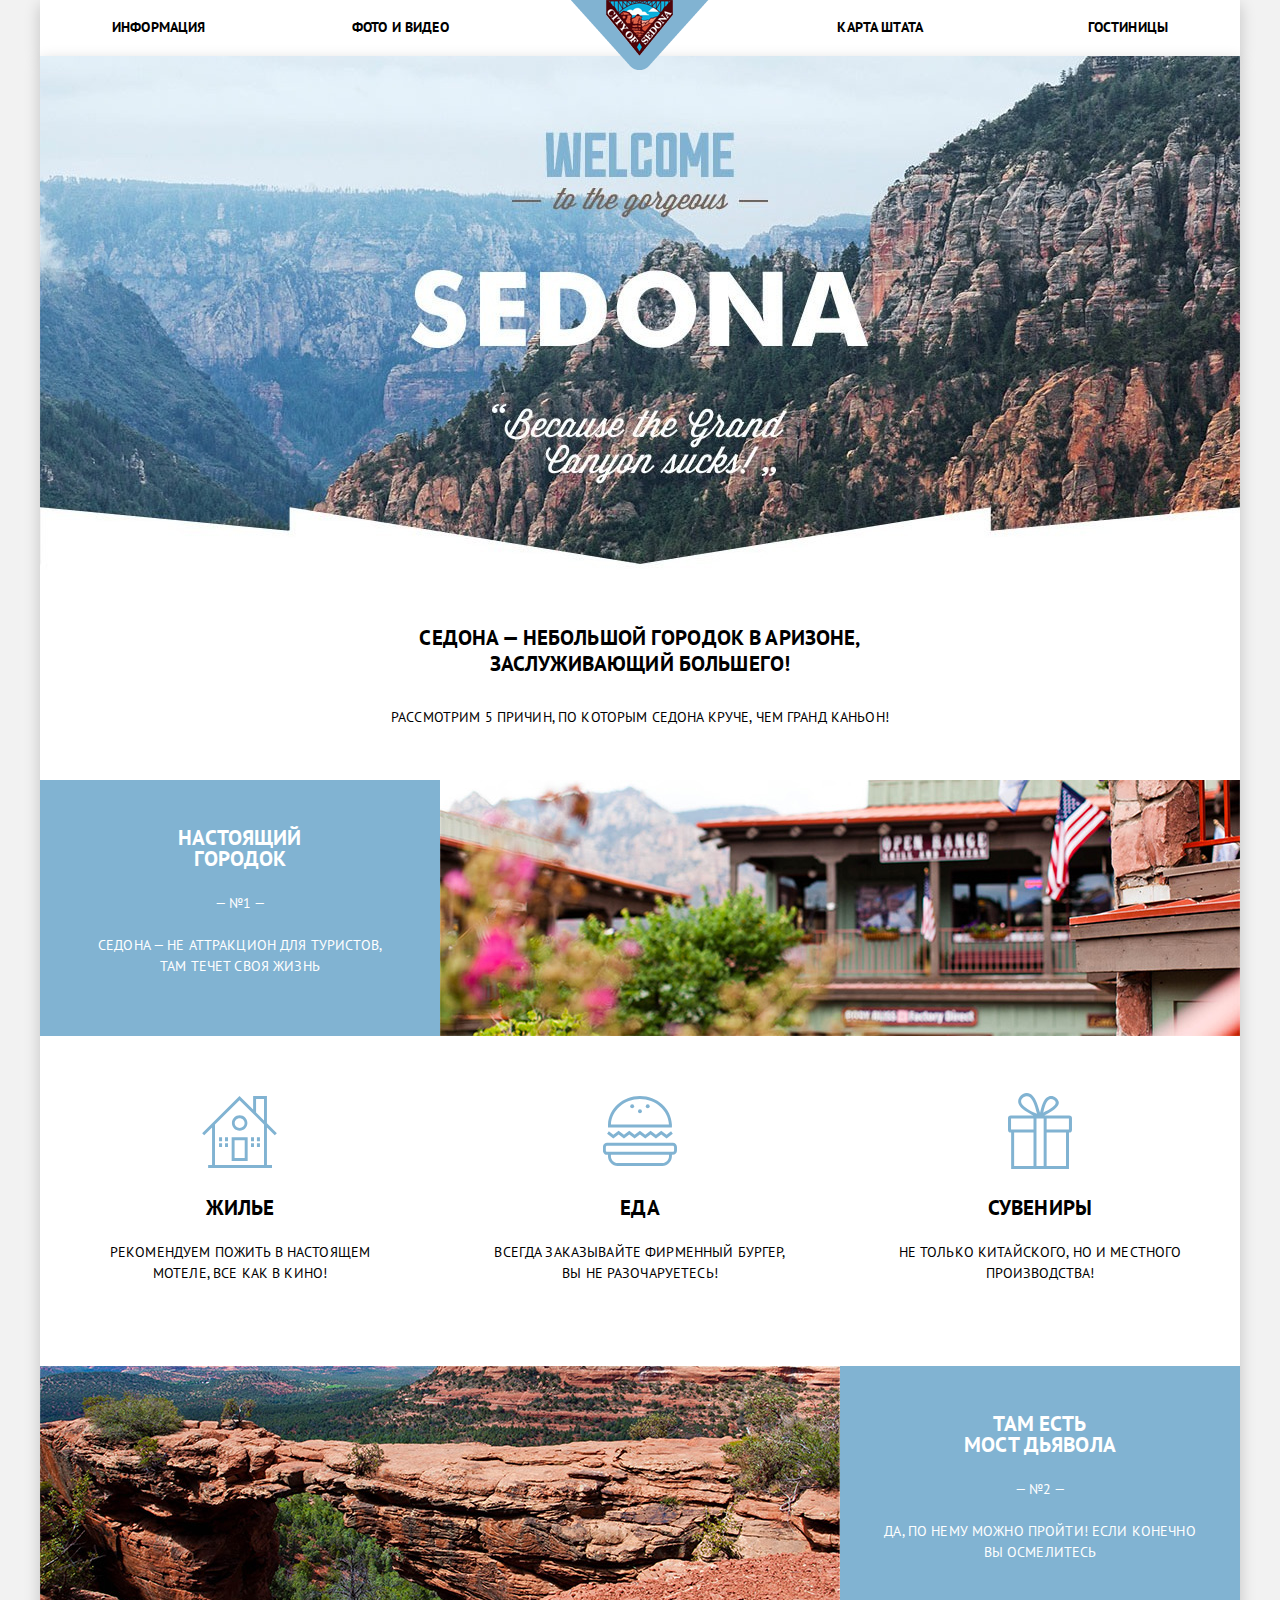
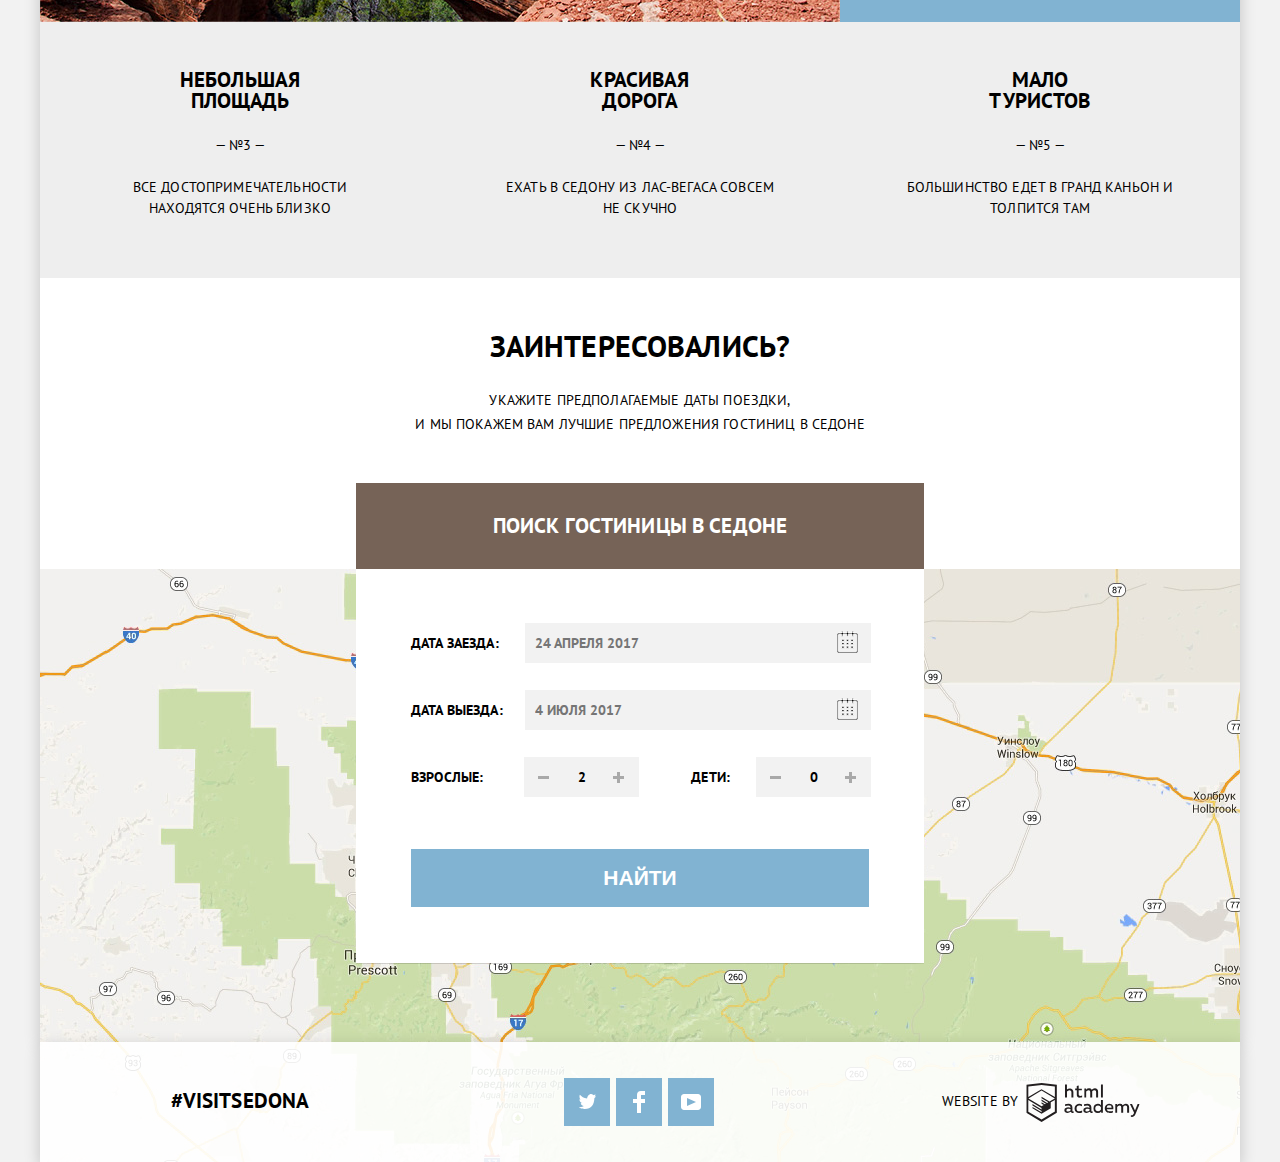
<file: index.html>
<!DOCTYPE html>
<html lang="ru">
  <head>
    <meta charset="utf-8">
    <title>Седона</title>
    <link href="https://fonts.googleapis.com/css?family=PT+Sans:400,700&amp;subset=latin,cyrillic" rel="stylesheet" type="text/css">
    <link href="css/normalize.min.css" rel="stylesheet">
    <link href="css/style.min.css" rel="stylesheet">
  </head>
  <body>
    <header class="container">
      <nav class="main-navigation">
        <ul class="site-navigation">
          <li><a href="info.html">Информация</a></li>
          <li><a href="gallery.html">Фото и видео</a></li>
          <li><a href="map.html">Карта штата</a></li>
          <li><a href="hotels.html">Гостиницы</a></li>
        </ul>
        <div class="header-logo">
          <a href="index.html" class="main-header-logo">
            <img src="img/main-logo.png" width="138" height="70" alt="Логотип Седоны">
          </a>
        </div>
      </nav>
    </header>
    <main class="container">
      <div class="main-image">
        <img src="img/intro.jpg" alt="Виды Седоны" width="1200" height="625">
      </div>
      <section class="main-title">
        <h2 class="main-title-caption">Седона &mdash; небольшой городок в Аризоне, заслуживающий большего!</h2>
        <p class="main-title-text">Рассмотрим 5 причин, по которым Седона круче, чем Гранд Каньон!</p>
      </section>
      <section class="features">
        <div class="feature-container">
          <div class="feature-item blue-back">
            <h2 class="feature-header">Настоящий городок</h2>
            <div class="feature-number">&mdash; №1 &mdash;</div>
            <p class="feature-text">Седона &mdash; не аттракцион для туристов, там течет своя жизнь</p>
          </div>
          <div class="feature-image feature-right-image">
            <img src="img/feature-1.jpg" alt="Настоящий городок" width="800" height="256">
          </div>
        </div>
        <section class="advice-section">
          <h2 class="visually-hidden">О Седоне</h2>
          <ul class="advice-list">
            <li class="advice-item">
              <h3 class="advice advice-house">Жилье</h3>
              <p class="advice-text">Рекомендуем пожить в настоящем мотеле, все как в кино!</p>
            </li>
            <li class="advice-item">
              <h3 class="advice advice-food">Еда</h3>
              <p class="advice-text">Всегда заказывайте фирменный бургер, Вы не разочаруетесь!</p>
            </li>
            <li class="advice-item">
              <h3 class="advice advice-souvenirs">Сувениры</h3>
              <p class="advice-text">Не только китайского, но и местного производства!</p>
            </li>
          </ul>
        </section>
        <div class="feature-container">
          <div class="feature-image feature-left-image">
            <img src="img/feature-2.jpg" alt="Мост Дьявола" width="800" height="256">
          </div>
          <div class="feature-item blue-back">
            <h2 class="feature-header">Там есть<br>Мост Дьявола</h2>
            <div class="feature-number">&mdash; №2 &mdash;</div>
            <p class="feature-text">Да, по нему можно пройти! Если конечно Вы осмелитесь</p>
          </div>
        </div>
        <div class="feature-container">
          <div class="feature-item gray-back">
            <h2 class="feature-header">Небольшая площадь</h2>
            <div class="feature-number">&mdash; №3 &mdash;</div>
            <p class="feature-text">Все достопримечательности находятся очень близко</p>
          </div>
          <div class="feature-item gray-back">
            <h2 class="feature-header">Красивая дорога</h2>
            <div class="feature-number">&mdash; №4 &mdash;</div>
            <p class="feature-text">Ехать в Седону из Лас-Вегаса совсем не скучно</p>
          </div>
          <div class="feature-item gray-back">
            <h2 class="feature-header">Мало туристов</h2>
            <div class="feature-number">&mdash; №5 &mdash;</div>
            <p class="feature-text">Большинство едет в Гранд Каньон и толпится там</p>
          </div>
        </div>
      </section>
      <section class="appointment">
        <h2 class="appointment-title">Заинтересовались?</h2>
        <p class="appointment-info">Укажите предполагаемые даты поездки,<br>и мы покажем Вам лучшие предложения гостиниц в Седоне</p>
        <a class="search-open-button" href="#">Поиск гостиницы в Седоне</a>
      </section>
      <section class="search-form-container">
        <h2 class="visually-hidden">Поиск гостиницы в Седоне</h2>
        <div class="search-form-wrapper-for-animation">
          <form class="search-form" action="https://echo.htmlacademy.ru" method="post" enctype="multipart/form-data">
            <div class="search-line">
              <label class="search-label" for="check-in">Дата заезда:</label>
              <div class="calendar-input">
                <input class="search-field search-field-date" type="text" id="check-in" placeholder="24 АПРЕЛЯ 2017">
                <button type="button" class="calendar">Календарь для даты заезда</button>
              </div>
            </div>
            <div class="search-line">
              <label class="search-label" for="check-out">Дата выезда:</label>
              <div class="calendar-input">
                <input class="search-field search-field-date" type="text" id="check-out" placeholder="4 ИЮЛЯ 2017">
                <button type="button" class="calendar">Календарь для даты выезда</button>
              </div>
            </div>
            <div class="search-line">
              <div class="search-column">
                <label class="search-label" for="adults">Взрослые:</label>
                <div class="adults-input-container">
                  <button type="button" class="minus-button minus-adults">Убрать одного взрослого</button>
                  <input class="search-field search-field-number" type="text" id="adults" placeholder="2" value="2">
                  <button type="button" class="plus-button plus-adults">Добавить одного взрослого</button>
                </div>
              </div>
              <div class="search-column">
                <label class="search-label" for="children">Дети:</label>
                <div class="children-input-container">
                  <button type="button" class="minus-button minus-children">Убрать одного ребенка</button>
                  <input class="search-field search-field-number" type="text" id="children" placeholder="0" value="0">
                  <button type="button" class="plus-button plus-children">Добавить одного ребенка</button>
                </div>
              </div>
            </div>
            <button class="find-button" type="submit">Найти</button>
          </form>
        </div>
      </section>
      <section class="map">
        <h2 class="visually-hidden">Карта Седоны</h2>
        <iframe src="https://www.google.com/maps/embed?pb=!1m14!1m8!1m3!1d209850.49644223417!2d-111.8964495!3d34.7325619!3m2!1i1024!2i768!4f13.1!3m3!1m2!1s0x872da132f942b00d%3A0x5548c523fa6c8efd!2z0KHQtdC00L7QvdCwLCDQkNGA0LjQt9C-0L3QsCA4NjMzNg!5e0!3m2!1sru!2s!4v1504952038159" width="1200" height="473" allowfullscreen></iframe>
        <p class="map-static map-cropper"><img src="img/map.jpg" alt="Карта Седоны" width="1200" height="593"></p>
      </section>
    </main>
    <footer class="footer container">
      <div class="footer-contacts">
        <a class="invitation" href="#">#VisitSedona</a>
      </div>
      <div class="footer-social">
        <ul>
          <li>
            <a class="social-button" href="#">
              <span class="visually-hidden">Твиттер</span>
              <svg xmlns="http://www.w3.org/2000/svg" xmlns:xlink="http://www.w3.org/1999/xlink" width="17" height="15" viewBox="0 0 17 15">
                <path fill="#FFF" d="M10.95.144c1.685-.496 2.984.27 3.577 1.179.673-.231 1.331-.481 2.011-.708a2.345 2.345 0 0 1-.857 1.768c.685.17 1.304-.491 1.304-.491-.169 1-1.006 1.788-1.563 2.024-.231 6.75-3.175 11.217-10.077 11.082h-.446c-.41 0-4.164-.46-4.898-1.887 2.271.196 3.893-.422 4.693-1.177-.96-.3-2.679-.477-2.979-2.95.349.106.564.228 1.19.119C1.705 8.247.374 7.53.448 5.33c.285.328 1.067.536 1.34.472C1.085 5.561-.182 2.442.894.85c1.818 1.854 3.735 3.606 7.152 3.773C8.254 2.33 9.183.793 10.95.144z"></path>
              </svg>
            </a>
          </li>
          <li>
            <a class="social-button" href="#">
              <span class="visually-hidden">Фейсбук</span>
              <svg xmlns="http://www.w3.org/2000/svg" width="12" height="22" viewBox="0 0 12 22">
                <path fill="#FFF" d="M12 4V0H8a4 4 0 0 0-4 4v4H0v4h4v10h4V12h4V8H8V4h4z"></path>
              </svg>
            </a>
          </li>
          <li>
            <a class="social-button" href="#">
              <span class="visually-hidden">Ютьюб</span>
              <svg xmlns="http://www.w3.org/2000/svg" xmlns:xlink="http://www.w3.org/1999/xlink" width="20" height="16" viewBox="0 0 20 16">
                <path fill="#FFF" d="M17 0H3C1.35 0 0 1.35 0 3v10c0 1.65 1.35 3 3 3h14c1.65 0 3-1.35 3-3V3c0-1.65-1.35-3-3-3zM6.027 11.998V4.002L15.014 8l-8.987 3.998z"></path>
              </svg>
            </a>
          </li>
        </ul>
      </div>
      <div class="footer-copyright">
        <div class="footer-copyright-inner">
          <span>Website by</span>
          <a href="https://htmlacademy.ru/intensive/htmlcss"></a>
        </div>
      </div>
    </footer>
    <script type="text/javascript" src="js/search-form.min.js"></script>
  </body>
</html>
</file>
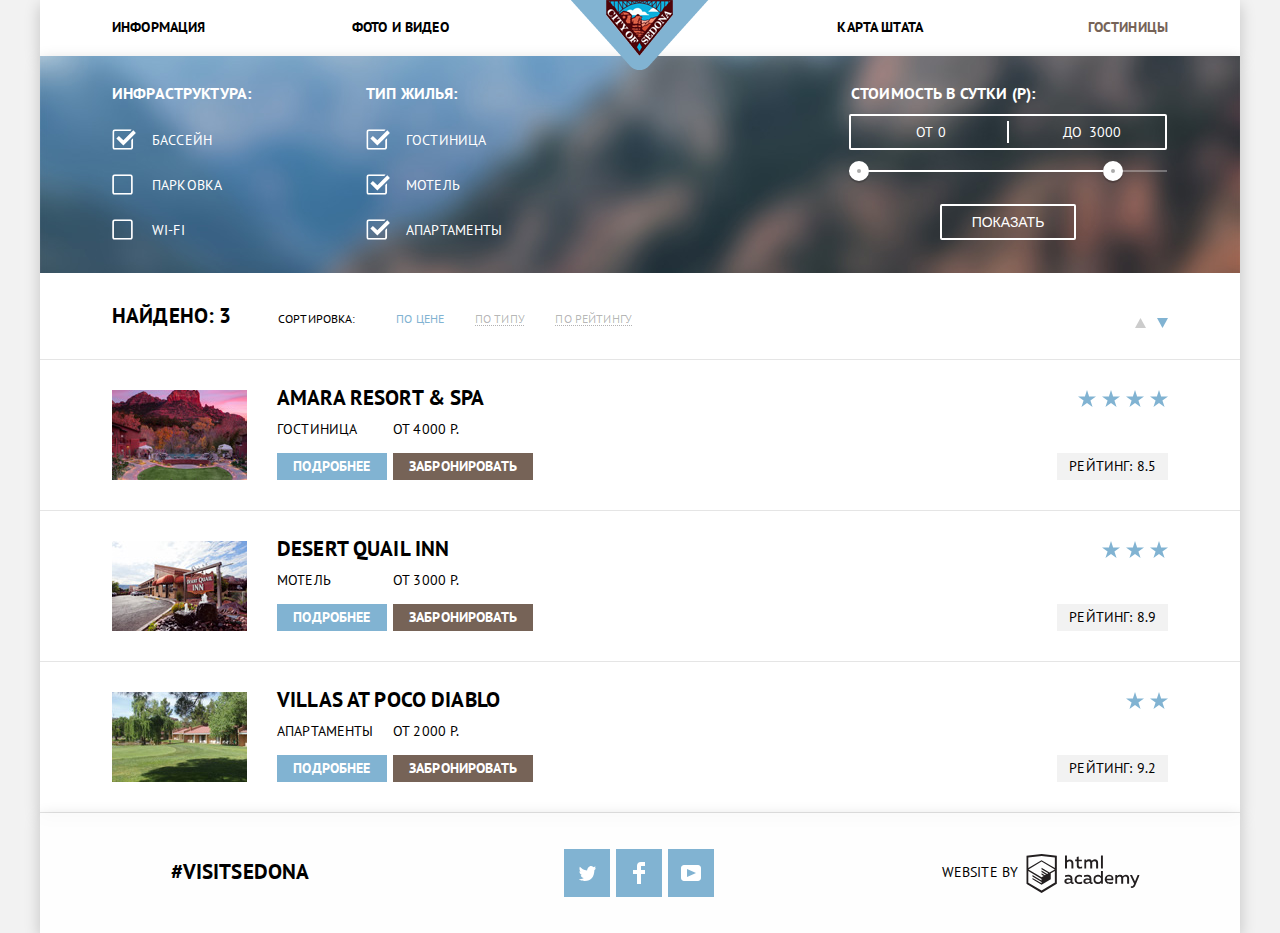
<file: hotels.html>
<!DOCTYPE html>
<html lang="ru">
  <head>
    <meta charset="utf-8">
    <title>Седона</title>
    <link href="https://fonts.googleapis.com/css?family=PT+Sans:400,700&amp;subset=latin,cyrillic" rel="stylesheet" type="text/css">
    <link href="css/normalize.min.css" rel="stylesheet">
    <link href="css/style.min.css" rel="stylesheet">
  </head>
  <body class="inner-page">
    <header class="container">
      <nav class="main-navigation">
        <ul class="site-navigation">
          <li><a href="info.html">Информация</a></li>
          <li><a href="gallery.html">Фото и видео</a></li>
          <li><a href="map.html">Карта штата</a></li>
          <li class="site-navigation-current"><a href="hotels.html">Гостиницы</a></li>
        </ul>
        <div class="header-logo">
          <a href="./index.html" class="main-header-logo">
            <img src="img/main-logo.png" width="138" height="70" alt="Логотип Седоны">
          </a>
        </div>
      </nav>
    </header>
    <main class="container">
      <section class="filters">
        <h2 class="visually-hidden">Фильтр поиска</h2>
        <form class="filter-form" method="get" action="https://echo.htmlacademy.ru">
          <fieldset class="filter">
            <legend>Инфраструктура:</legend>
            <ul>
              <li class="filter-option">
                <input class="visually-hidden filter-input filter-input-checkbox" type="checkbox" name="pool" id="filter-pool" checked>
                <label for="filter-pool">Бассейн</label>
              </li>
              <li class="filter-option">
                <input class="visually-hidden filter-input filter-input-checkbox" type="checkbox" name="parking" id="filter-parking">
                <label for="filter-parking">Парковка</label>
              </li>
              <li class="filter-option">
                <input class="visually-hidden filter-input filter-input-checkbox" type="checkbox" name="wifi" id="filter-wifi">
                <label for="filter-wifi">Wi-Fi</label>
              </li>
            </ul>
          </fieldset>
          <fieldset class="filter">
            <legend>Тип жилья:</legend>
            <ul>
              <li class="filter-option">
                <input class="visually-hidden filter-input filter-input-checkbox" type="checkbox" name="hotel" id="filter-hotel" checked>
                <label for="filter-hotel">Гостиница</label>
              </li>
              <li class="filter-option">
                <input class="visually-hidden filter-input filter-input-checkbox" type="checkbox" name="motel" id="filter-motel" checked>
                <label for="filter-motel">Мотель</label>
              </li>
              <li class="filter-option">
                <input class="visually-hidden filter-input filter-input-checkbox" type="checkbox" name="apartments" id="filter-apartments" checked>
                <label for="filter-apartments">Апартаменты</label>
              </li>
            </ul>
          </fieldset>
          <fieldset class="filter">
            <legend>Стоимость в сутки (Р):</legend>
            <section class="price">
              <h2 class="visually-hidden">Цены на отели</h2>
              <div class="filter-range">
                <div class="price-controls">
                  <label class="min-price">от <input type="text" name="min-price" value="0"></label>
                  <label class="max-price">до <input type="text" name="max-price" value="3000"></label>
                </div>
                <div class="range-controls">
                  <div class="scale">
                    <div class="bar"></div>
                  </div>
                  <div class="range-toggle range-toggle-min"></div>
                  <div class="range-toggle range-toggle-max"></div>
                </div>
                <button class="filter-button button" type="submit">Показать</button>
              </div>
            </section>
          </fieldset>
        </form>
      </section>
      <div class="hotel-search-results">
        <ul class="hotel-search-list">
          <li>
            <p class="hotel-search-found-caption">Найдено: 3</p>
          </li>
          <li>
            <p class="hotel-search-sorting-header">Сортировка:</p>
          </li>
          <li>
            <a class="hotel-search-sorting hotel-search-sorting-current" href="#">По цене</a>
          </li>
          <li>
            <a class="hotel-search-sorting" href="#">По типу</a>
          </li>
          <li>
            <a class="hotel-search-sorting" href="#">По рейтингу</a>
          </li>
        </ul>
        <div class="sorting-direction-buttons">
          <button type="button" class="sorting-direction sorting-direction-ascending">Сортировать по возрастанию</button>
          <button type="button" class="sorting-direction sorting-direction-descending  sorting-direction-current">Сортировать по убыванию</button>
        </div>
      </div>
      <div class="hotel">
        <div class="hotel-picture">
          <img src="img/hotel-1.jpg" alt="Фото отеля AMARA RESORT & SPA" width="135" height="90">
        </div>
        <div class="hotel-description">
          <h2 class="hotel-name">Amara Resort &amp; Spa</h2>
          <div class="hotel-type-and-price">
            <div class="hotel-type"><p>Гостиница</p></div>
            <div class="hotel-price"><p>от <span>4000 р.</span></p></div>
          </div>
          <div class="hotel-buttons">
            <a class="button button-reading-more" href="#">Подробнее</a>
            <a class="button button-booking" href="#">Забронировать</a>
          </div>
        </div>
        <div class="hotel-rating">
          <div class="hotel-rating-stars rating-stars-4"></div>
          <div class="hotel-rating-result">Рейтинг: 8.5</div>
        </div>
      </div>
      <div class="hotel">
        <div class="hotel-picture">
          <img src="img/hotel-2.jpg" alt="Фото отеля DESERT QUAIL INN" width="135" height="90">
        </div>
        <div class="hotel-description">
          <h2 class="hotel-name">Desert Quail Inn</h2>
          <div class="hotel-type-and-price">
            <div class="hotel-type"><p>Мотель</p></div>
            <div class="hotel-price"><p>от <span>3000 р.</span></p></div>
          </div>
          <div class="hotel-buttons">
            <a class="button button-reading-more" href="#">Подробнее</a>
            <a class="button button-booking" href="#">Забронировать</a>
          </div>
        </div>
        <div class="hotel-rating">
          <div class="hotel-rating-stars rating-stars-3"></div>
          <div class="hotel-rating-result">Рейтинг: 8.9</div>
        </div>
      </div>
      <div class="hotel">
        <div class="hotel-picture">
          <img src="img/hotel-3.jpg" alt="Фото отеля VILLAS AT POCO DIABLO" width="135" height="90">
        </div>
        <div class="hotel-description">
          <h2 class="hotel-name">Villas At Poco Diablo</h2>
          <div class="hotel-type-and-price">
            <div class="hotel-type"><p>Апартаменты</p></div>
            <div class="hotel-price"><p>от <span>2000 р.</span></p></div>
          </div>
          <div class="hotel-buttons">
            <a class="button button-reading-more" href="#">Подробнее</a>
            <a class="button button-booking" href="#">Забронировать</a>
          </div>
        </div>
        <div class="hotel-rating">
          <div class="hotel-rating-stars rating-stars-2"></div>
          <div class="hotel-rating-result">Рейтинг: 9.2</div>
        </div>
      </div>
    </main>
    <footer class="footer container">
      <div class="footer-contacts">
        <a class="invitation" href="#">#VisitSedona</a>
      </div>
      <div class="footer-social">
        <ul>
          <li>
            <a class="social-button" href="#">
              <span class="visually-hidden">Твиттер</span>
              <svg xmlns="http://www.w3.org/2000/svg" xmlns:xlink="http://www.w3.org/1999/xlink" width="17" height="15" viewBox="0 0 17 15">
                <path fill="#FFF" d="M10.95.144c1.685-.496 2.984.27 3.577 1.179.673-.231 1.331-.481 2.011-.708a2.345 2.345 0 0 1-.857 1.768c.685.17 1.304-.491 1.304-.491-.169 1-1.006 1.788-1.563 2.024-.231 6.75-3.175 11.217-10.077 11.082h-.446c-.41 0-4.164-.46-4.898-1.887 2.271.196 3.893-.422 4.693-1.177-.96-.3-2.679-.477-2.979-2.95.349.106.564.228 1.19.119C1.705 8.247.374 7.53.448 5.33c.285.328 1.067.536 1.34.472C1.085 5.561-.182 2.442.894.85c1.818 1.854 3.735 3.606 7.152 3.773C8.254 2.33 9.183.793 10.95.144z"></path>
              </svg>
            </a>
          </li>
          <li>
            <a class="social-button" href="#">
              <span class="visually-hidden">Фейсбук</span>
              <svg xmlns="http://www.w3.org/2000/svg" width="12" height="22" viewBox="0 0 12 22">
                <path fill="#FFF" d="M12 4V0H8a4 4 0 0 0-4 4v4H0v4h4v10h4V12h4V8H8V4h4z"></path>
              </svg>
            </a>
          </li>
          <li>
            <a class="social-button" href="#">
              <span class="visually-hidden">Ютьюб</span>
              <svg xmlns="http://www.w3.org/2000/svg" xmlns:xlink="http://www.w3.org/1999/xlink" width="20" height="16" viewBox="0 0 20 16">
                <path fill="#FFF" d="M17 0H3C1.35 0 0 1.35 0 3v10c0 1.65 1.35 3 3 3h14c1.65 0 3-1.35 3-3V3c0-1.65-1.35-3-3-3zM6.027 11.998V4.002L15.014 8l-8.987 3.998z"></path>
              </svg>
            </a>
          </li>
        </ul>
      </div>
      <div class="footer-copyright">
        <div class="footer-copyright-inner">
          <span>Website by</span>
          <a href="https://htmlacademy.ru/intensive/htmlcss"></a>
        </div>
      </div>
    </footer>
  </body>
</html>
</file>
<file: css/style.min.css>
body{min-width:1200px;margin:0;padding:0;font-family:"PT Sans",Arial,sans-serif;font-size:14px;line-height:21px;font-weight:400;color:#000;background:#f2f2f2;text-transform:uppercase;letter-spacing:.01em}a{text-decoration:none}img{max-width:100%;height:auto}.visually-hidden:not(:focus):not(:active),input[type=checkbox].visually-hidden{position:absolute;width:1px;height:1px;margin:-1px;border:0;padding:0;white-space:nowrap;clip-path:inset(100%);clip:rect(0 0 0 0);overflow:hidden}.container,.main-navigation{position:relative;background-color:#fff}.container{display:block;width:1200px;margin:0 auto;box-shadow:0 5px 15px rgba(0,0,0,.2)}.main-navigation{display:flex;flex-direction:column;height:56px;line-height:26px;font-weight:700;color:#000}.site-navigation{display:flex;flex-wrap:wrap;margin:auto 0;padding:0 6% 2px;list-style:none}.site-navigation a{color:#000}.site-navigation a:focus,.site-navigation a:hover{color:#81b3d2}.site-navigation a:active{color:rgba(0,0,0,.3)}.site-navigation-current a{color:#766357}.site-navigation-current a:hover{color:#604e43}.site-navigation-current a:active{color:#d6d0cc}.site-navigation li{width:240px}.site-navigation li:first-child{margin-right:0;text-align:left}.site-navigation li:nth-child(2){margin-right:91px}.site-navigation li:nth-child(3){margin-left:0;text-align:right}.site-navigation li:last-child{margin-left:5px;text-align:right}.header-logo{position:absolute;width:138px;height:70px;left:50%;top:0;transform:translateX(-50%);z-index:1}.main-title{margin-top:0;margin-bottom:50px}.main-title-caption,.main-title-text{margin:0;line-height:26px;text-align:center}.main-title-caption{margin-bottom:27px;padding:0 350px;font-size:21px;font-weight:700}.features{z-index:4}.feature-container{display:flex;margin:0}.feature-item{width:400px;height:256px;padding:30px;margin-right:0;box-sizing:border-box}.feature-header{font-size:21px;color:#fff;text-align:center;margin-bottom:24px;padding:0 90px}.feature-number{margin-bottom:21px}.feature-text{padding:0 27px}.blue-back:nth-of-type(2) .feature-text{padding:0 10px}.feature-number,.feature-text{color:#fff;text-align:center}.feature-image{line-height:0}.blue-back{background-color:#81b3d2}.gray-back{background-color:#eee}.gray-back *{color:#000}.advice-list{display:flex;margin:0;padding:0;list-style:none}.advice-item{position:relative;width:400px;text-align:center;padding-top:161px;padding-bottom:68px;box-sizing:border-box}.advice{margin:0 0 24px;font-size:21px;font-weight:700}.advice-text{padding:0 50px}.advice-house::before{content:"";position:absolute;left:calc(50% - 38px);top:60px;width:75px;height:72px;background:url(../img/icon-house.svg) 0 0 no-repeat}.advice-food::before{content:"";position:absolute;left:calc(50% - 37px);top:60px;width:74px;height:70px;background:url(../img/icon-food.svg) 0 0 no-repeat}.advice-souvenirs::before{content:"";position:absolute;left:calc(50% - 32px);top:57px;width:64px;height:76px;background:url(../img/icon-souvenirs.svg) 0 0 no-repeat}.appointment{background-color:#fff;padding-top:31px;box-sizing:border-box;text-align:center}.appointment-title{font-size:30px;line-height:24px;margin-bottom:30px}.appointment-info{line-height:24px;margin-bottom:47px}.search-form-container{display:block;position:relative;padding:0;margin:0 auto;z-index:3}.search-open-button{display:block;margin:0 auto;width:568px;height:86px;font-size:21px;line-height:85px;font-weight:700;color:#fff;background-color:#766357;text-align:center}.search-form,.search-form-wrapper-for-animation{position:absolute;left:calc(50% - 284px);top:0;width:568px;margin:0 auto}.search-form-wrapper-for-animation{display:block;height:395px;overflow-y:hidden;padding:0}.search-form{padding:54px 55px 56px;font-weight:700;line-height:26px;text-align:left;background:#fff;box-sizing:border-box;box-shadow:0 5px 15px rgba(0,0,0,.2)}@keyframes bounce{0%{transform:translateY(-396px)}70%{transform:translateY(30px)}90%{transform:translateY(-10px)}to{transform:translateY(0)}}@keyframes shake{0%,to{transform:translateX(0)}10%,30%,50%,70%,90%{transform:translateX(-10px)}20%,40%,60%,80%{transform:translateX(10px)}}.modal-show{display:block;animation:bounce .6s}.modal-error{animation:shake .6s}.search-line{display:flex;justify-content:space-between;margin-bottom:27px;width:460px}.search-label{display:inline-block;line-height:40px;height:40px;vertical-align:middle}.search-line input{font:inherit;background-color:#f2f2f2;border:0;width:346px;height:40px}.search-column{display:flex}.adults-input-container,.children-input-container{display:flex;width:115px;height:40px;margin-left:41px;border:0}.children-input-container{margin-left:26px}.minus-button,.plus-button{display:block;position:relative;background-color:#f2f2f2;width:40px;height:40px;border:0;margin:0;padding:0;font-size:0}.minus-button::before,.plus-button::after,.plus-button::before{position:absolute;background-color:#a9a9a9;width:11px;height:3px;top:19px;left:14px;content:""}.plus-button::after{width:3px;height:11px;top:15px;left:18px}.minus-button:hover::before,.plus-button:hover::after,.plus-button:hover::before{background-color:#000}.minus-button:active::before,.plus-button:active::after,.plus-button:active::before{background-color:#81b3d2}.search-field-number{text-align:center}.search-line input:hover{background-color:#ebebeb}.search-line input:focus{background-color:#fff}.search-column input{width:35px;padding:0;margin:0}.calendar-input{position:relative}.calendar{position:absolute;display:block;font-size:0;right:12px;top:8px;width:22px;height:23px;background:url(../img/calendar.svg) no-repeat;border:0;padding:0;margin:0}.calendar:hover{background-image:url(../img/calendar-hover.svg)}.calendar:active{background-image:url(../img/calendar-active.svg)}.search-field{line-height:26px;padding:4px 10px;border:0;outline:0;background-color:#f2f2f2;box-sizing:border-box}.search-field:hover{background-color:#ebebeb}.search-field:focus{background-color:#fff}.find-button{display:block;width:458px;margin:52px auto 0;padding:16px 10px;font-size:21px;line-height:26px;font-weight:700;text-align:center;color:#fff;text-transform:uppercase;background-color:#81b3d2;border:0;outline:0;box-sizing:border-box}.find-button:focus,.find-button:hover{background-color:#669ec0}.find-button:active{background-color:#5496bd;color:rgba(255,255,255,.3)}.search-columns{display:flex;justify-content:space-between}.filter-input-checkbox,.filter-input-checkbox:focus,.filter-input-checkbox:hover{border:#fff}.filter-input-checkbox:disabled{border-color:rgba(0,0,0,.3)}.filters{background:url(../img/background-photo-filtered.jpg) 0 -55px no-repeat;padding:0 6% 8px}.filter-form{display:flex;padding-top:27px}.filter-form fieldset,.hotel-type-and-price p{margin:0;padding:0}.filter{border:0;padding:0}.filter:first-child{width:240px}.filter:nth-child(2){padding-left:14px;width:300px}.filter:nth-child(3){margin-left:auto;width:320px}.filter legend{font-size:16px;font-weight:700;color:#fff;margin:0 0 12px;padding:0}.filter:nth-child(3) legend{padding-left:3px}.filter legend+ul{list-style:none}.filter-option{position:relative;margin-bottom:24px;color:#fff}.filter-input-checkbox+label::before{position:absolute;display:block;content:"";left:-41px;top:-2px;height:23px;transform:scale(.9)}.filter-input-checkbox:not(:checked):not(:disabled)+label::before{width:23px;background-image:url(../img/checkbox-off.svg)}.filter-input-checkbox:not(:checked):disabled+label::before{width:23px;background-image:url(../img/checkbox-off-disabled.svg)}.filter-input-checkbox:checked:not(:disabled)+label::before{width:27px;background-image:url(../img/checkbox-on.svg)}.filter-input-checkbox:checked:disabled+label::before{width:27px;background-image:url(../img/checkbox-on-disabled.svg)}.filter-input-checkbox:focus+label::before{outline:2px solid #a5c7fe}.filter-button{display:block;margin:0 auto;padding:6px 30px;line-height:20px;color:#fff;text-transform:uppercase;background:0 0;border:2px solid #fff;border-radius:2px;cursor:pointer}.filter-button:focus,.filter-button:hover{color:#000;background-color:#fff}.filter-button:active{outline:0}.filter-range{width:318px;margin:-2px auto 0;color:#fff;text-transform:uppercase}.price-controls{position:relative;height:36px;margin-bottom:20px;font-size:0;border:2px solid #fff;border-radius:2px;box-sizing:border-box}.price-controls::after{content:"";position:absolute;top:50%;left:50%;width:2px;height:22px;background:#fff;transform:translate(-50%,-50%)}.price-controls label{display:inline-block;font-size:14px;line-height:31px;vertical-align:top;cursor:pointer}.price-controls .min-price{width:90px;padding-left:65px}.price-controls .max-price{width:90px;padding-left:57px}.price-controls input{width:50px;margin:0;color:inherit;font:inherit;background:0 0;border:0}.range-controls{position:relative;margin-bottom:32px}.range-controls .scale{height:2px;background:rgba(255,255,255,.3)}.range-controls .bar{width:80%;height:2px;background:#fff}.range-toggle{position:absolute;top:-9px;width:4px;height:4px;background:#ababab;border:8px solid #fff;border-radius:50%;box-shadow:0 2px 1px 0 rgba(0,1,1,.2);cursor:pointer}.range-toggle:hover{background:#1c4f80}.range-toggle-min{left:0}.range-toggle-max{left:80%}.hotel-search-list,.hotel-search-results{display:flex;align-items:baseline;justify-content:space-between;margin:0}.hotel-search-results{border-bottom:1px solid #e5e5e5;padding:0 6%}.hotel-search-list{width:520px;height:86px;padding:0;list-style:none}.hotel-search-list li{display:block;height:26px}.hotel-search-found-caption{font-size:21px;line-height:86px;font-weight:700;color:#000;margin:0}.hotel-search-sorting-header{margin-left:16px;margin-right:10px;font-size:12px;line-height:18px;color:#000}.hotel-search-sorting{font-size:12px;line-height:18px;width:88px;color:rgba(0,0,0,.3);background-image:linear-gradient(to right,rgba(0,0,0,.3) 50%,transparent 50%);background-position:0 1.2em;background-repeat:repeat-x;background-size:2px 1px}.hotel-search-sorting-current{font-size:12px;line-height:18px;color:#81b3d2;background:0 0}.hotel-search-sorting:hover{font-size:12px;line-height:18px;color:#81b3d2;background-image:linear-gradient(to right,#81b3d2 50%,transparent 50%);background-position:0 1.2em;background-repeat:repeat-x;background-size:2px 1px}.hotel-search-sorting:active{font-size:12px;line-height:18px;color:#000;background-image:linear-gradient(to right,#000 50%,transparent 50%)}.sorting-direction-buttons{display:flex}.sorting-direction{display:block;width:11px;height:10px;background:center center no-repeat;border:0;font-size:0}.sorting-direction-ascending{background-image:url(../img/icon-up-dir.svg)}.sorting-direction-descending{background-image:url(../img/icon-down-dir.svg);margin-left:10px}.sorting-direction-current.sorting-direction-ascending{background-image:url(../img/icon-up-dir-active.svg)}.sorting-direction-current.sorting-direction-descending{background-image:url(../img/icon-down-dir-active.svg)}.sorting-direction-ascending:hover{background-image:url(../img/icon-up-dir-hover.svg)}.sorting-direction-descending:hover{background-image:url(../img/icon-down-dir-hover.svg)}.sorting-direction-ascending:active{background-image:url(../img/icon-up-dir-active.svg)}.sorting-direction-descending:active{background-image:url(../img/icon-down-dir-active.svg)}.hotel{display:flex;align-items:flex-start;padding:25px 6% 24px;margin:0;border-bottom:1px solid #e5e5e5;box-sizing:border-box}.hotel-picture{width:135px;padding-top:5px}.hotel-description{display:flex;flex-direction:column;align-items:flex-start;margin-left:30px;width:370px}.hotel-rating{height:90px;justify-content:space-between;align-items:flex-end;width:140px;padding-top:5px;margin-left:auto}.hotel-rating-stars{height:17px;background:url(../img/star.svg) repeat-x}.rating-stars-5{width:calc(24px*5 - 6px)}.rating-stars-4{width:calc(24px*4 - 6px)}.rating-stars-3{width:calc(24px*3 - 6px)}.rating-stars-2{width:calc(24px*2 - 6px)}.rating-stars-1{width:calc(24px*1 - 6px)}.hotel-rating-result{padding:3px 12px;background-color:#f2f2f2}.hotel-name{display:block;margin-top:0;margin-bottom:8px;font-size:21px;line-height:26px;font-weight:700;width:565px}.hotel-name:hover{color:#81b3d2}.hotel-name:active{color:rgba(0,0,0,.3)}.hotel-type-and-price{display:flex;margin-bottom:13px}.hotel-type{display:block;width:110px;height:21px;margin-right:6px}.hotel-price{display:block;width:140px;height:21px}.hotel-buttons{display:flex}.button-reading-more{display:block;width:110px;height:27px;color:#fff;font-weight:700;background-color:#81b3d2;text-align:center;line-height:27px;margin-right:6px}.button-reading-more:focus,.button-reading-more:hover{background-color:#669ec0}.button-reading-more:active{background-color:#5496bd;color:rgba(255,255,255,.3)}.button-booking{display:block;width:140px;height:27px;color:#fff;font-weight:700;background-color:#766357;text-align:center;line-height:27px}.button-booking:focus,.button-booking:hover{background-color:#604e43}.button-booking:active{background-color:#503e33;color:rgba(255,255,255,.3)}.hotel-rating{display:flex;flex-direction:column}.hotel-rating-stars{display:block;text-align:top}.hotel-rating-result{display:block;text-align:bottom}.map{position:relative;height:473px}.map-static{position:absolute;left:0;top:0;z-index:1;margin:0;padding:0}.map iframe{position:relative;z-index:2;border:0;padding:0;margin:0}.map-cropper{width:100%;height:auto;background-color:#f2f1ef}.map-cropper img{position:absolute;left:0;top:0}.footer{margin-top:0;padding:0;background-color:rgba(255,255,255,.9);height:120px;display:flex;flex-direction:row;align-items:center;z-index:3}.footer-contacts,.footer-copyright,.footer-social{width:33%;display:flex;justify-content:center}.footer-contacts{text-align:center;font-size:21px;font-weight:700;padding-bottom:3px;padding-left:2px}.footer-contacts a{color:#000;text-decoration:none}.footer-social{padding-left:3px}.social-button{display:flex;align-items:center;justify-content:center;width:46px;height:48px;background-color:#81b3d2}.footer-social ul{display:flex;flex-wrap:wrap;justify-content:space-between;width:150px;padding:0;list-style:none}.social-button:focus,.social-button:hover{background-color:#669ec0}.social-button:active{background-color:#5496bd}.social-button:focus path,.social-button:hover path{fill:#fff}.social-button:active path{fill:#88b6d1}.footer-copyright{margin:0;padding-left:7px;padding-bottom:1px}.footer-copyright-inner{position:relative;display:flex;align-items:center;width:auto}.footer-copyright span{position:relative;display:block;margin-right:4px}.footer-copyright a{display:block;width:120px;height:37px;margin-right:0}.footer-copyright a::after{content:"";display:block;position:absolute;top:1px;right:5px;width:108px;height:37px;background:url(../img/logo-htmlacademy.svg) 0 0 no-repeat;transform:scale(1.05)}.footer-copyright a:hover::after{background-image:url(../img/logo-htmlacademy-hover.svg)}.footer-copyright a:active::after{background-image:url(../img/logo-htmlacademy-active.svg)}
</file>
